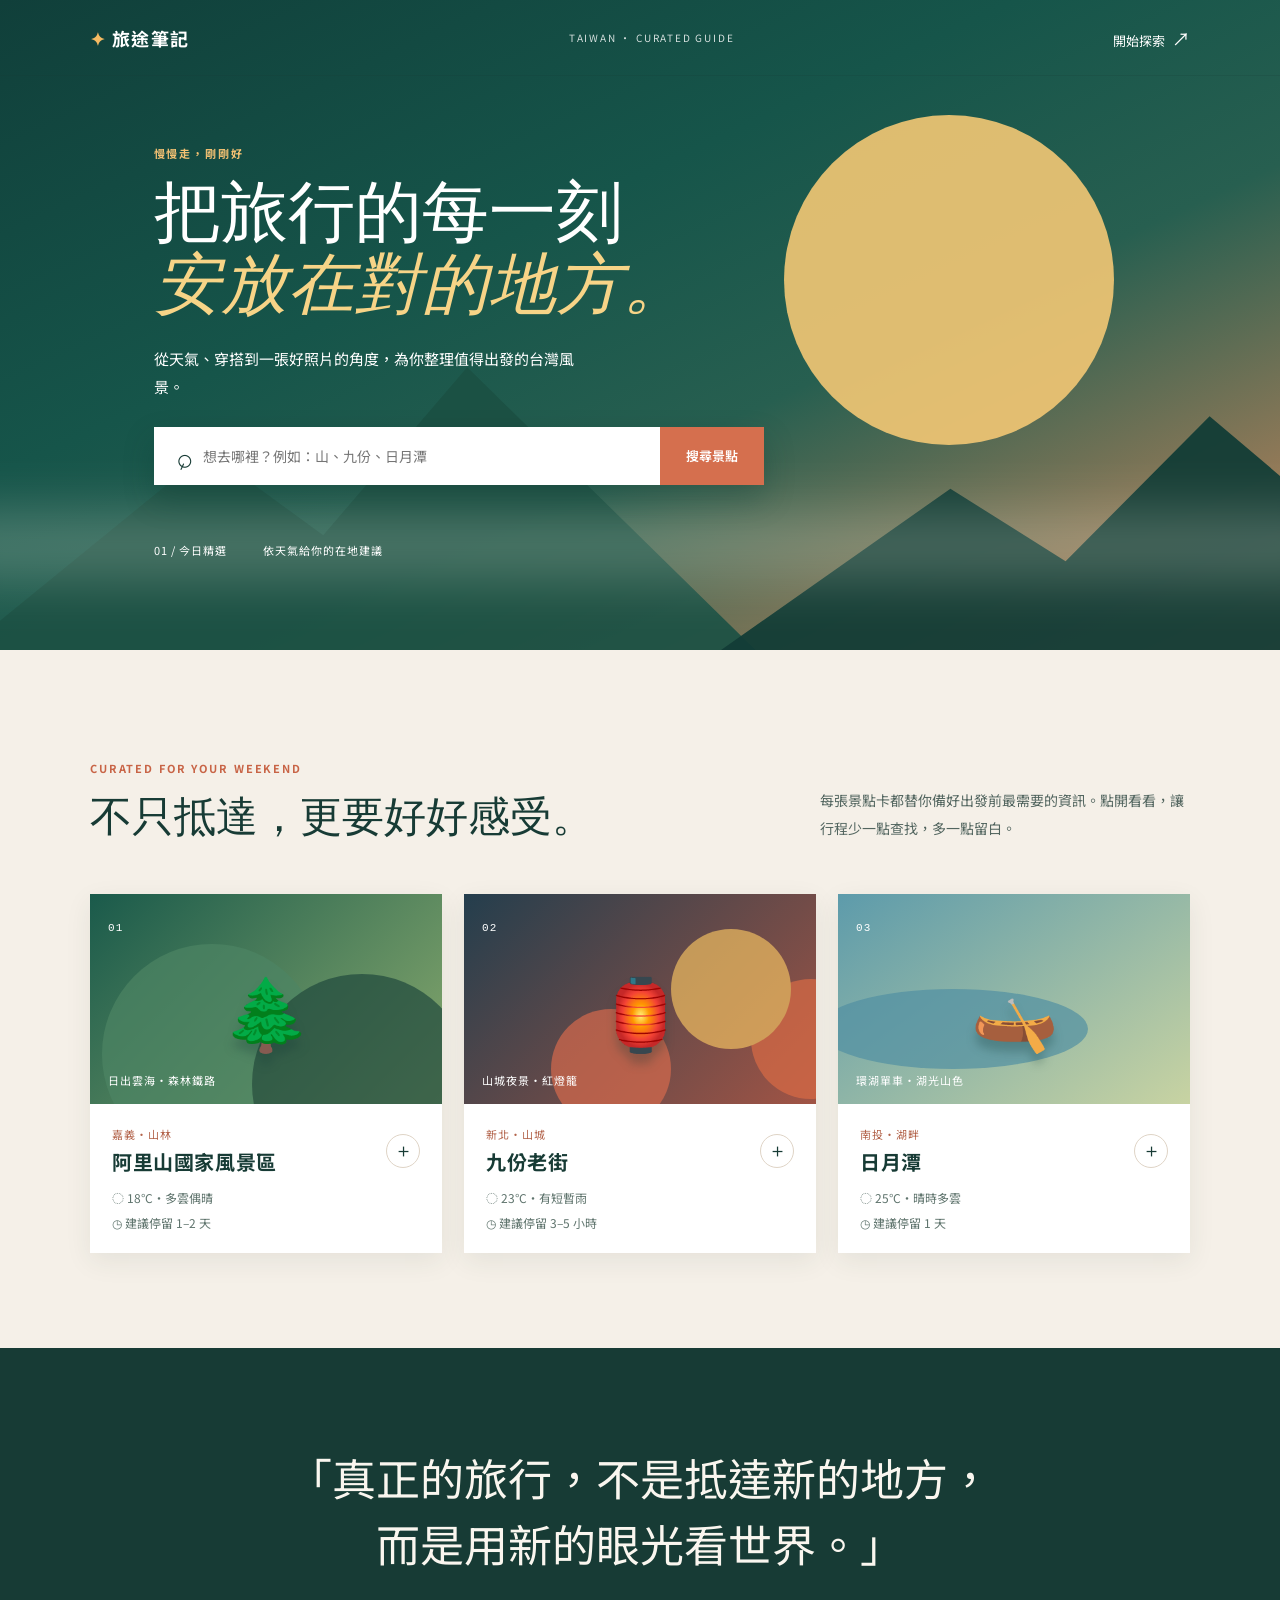
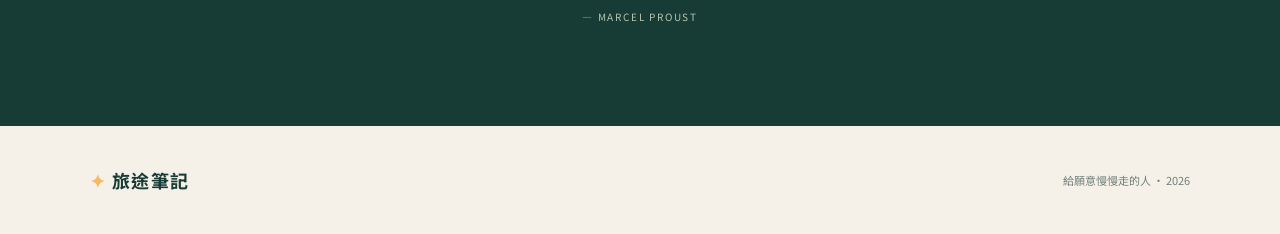
<file: index.html>
<!doctype html>
<html lang="zh-Hant">
<head>
  <meta charset="utf-8">
  <meta name="viewport" content="width=device-width, initial-scale=1">
  <meta name="theme-color" content="#123c35">
  <title>旅途筆記｜台灣景點指南</title>
  <link rel="preconnect" href="https://fonts.googleapis.com">
  <link rel="preconnect" href="https://fonts.gstatic.com" crossorigin>
  <link href="https://fonts.googleapis.com/css2?family=DM+Serif+Display:ital@0;1&family=Noto+Sans+TC:wght@400;500;600;700&display=swap" rel="stylesheet">
  <link rel="stylesheet" href="static/style.css">
</head>
<body>
  <header class="topbar">
    <a class="brand" href="index.html"><span class="brand-mark">✦</span>旅途筆記</a>
    <span class="edition">TAIWAN · CURATED GUIDE</span>
    <a class="plan-link" href="#destinations">開始探索 <span>↗</span></a>
  </header>

  <main>
    <section class="hero">
      <p class="eyebrow">慢慢走，剛剛好</p>
      <h1>把旅行的每一刻<br><em>安放在對的地方。</em></h1>
      <p class="hero-copy">從天氣、穿搭到一張好照片的角度，為你整理值得出發的台灣風景。</p>
      <form class="search" id="search-form">
        <span>⌕</span><input id="search-input" type="search" placeholder="想去哪裡？例如：山、九份、日月潭" aria-label="搜尋景點">
        <button type="submit">搜尋景點</button>
      </form>
      <div class="hero-notes"><span>01 / 今日精選</span><span>依天氣給你的在地建議</span></div>
      <div class="sun"></div><div class="mountain one"></div><div class="mountain two"></div><div class="mist"></div>
    </section>

    <section class="intro" id="destinations">
      <div><p class="eyebrow">CURATED FOR YOUR WEEKEND</p><h2>不只抵達，更要好好感受。</h2></div>
      <p>每張景點卡都替你備好出發前最需要的資訊。點開看看，讓行程少一點查找，多一點留白。</p>
    </section>
    <section class="destination-grid" id="destination-grid" aria-live="polite"></section>
    <section class="empty" id="empty-state" hidden><p id="empty-copy"></p><button id="reset-search">查看全部精選</button></section>
    <section class="quote"><p>「真正的旅行，不是抵達新的地方，<br>而是用新的眼光看世界。」</p><span>— MARCEL PROUST</span></section>
  </main>
  <footer><a class="brand" href="index.html"><span class="brand-mark">✦</span>旅途筆記</a><p>給願意慢慢走的人 · 2026</p></footer>
  <script src="static/app.js"></script>
</body>
</html>
</file>
<file: static/style.css>
:root{--ink:#173b35;--paper:#f5f0e8;--rust:#c86446;--line:#d7ccbd}*{box-sizing:border-box}html{scroll-behavior:smooth}body{margin:0;color:var(--ink);background:var(--paper);font-family:"Noto Sans TC",sans-serif}.topbar{height:76px;padding:0 7vw;display:flex;align-items:center;justify-content:space-between;border-bottom:1px solid rgba(23,59,53,.18);position:absolute;top:0;width:100%;z-index:4;color:#fff}.brand{font-weight:700;font-size:18px;letter-spacing:.08em;text-decoration:none;color:inherit}.brand-mark{color:#f5ba62;margin-right:6px}.edition{font-size:10px;letter-spacing:.18em;opacity:.82}.plan-link{color:inherit;text-decoration:none;font-size:13px}.plan-link span{font-size:18px;margin-left:4px}.hero{height:650px;overflow:hidden;position:relative;padding:145px 12vw;color:white;background:linear-gradient(155deg,#103f3a 0%,#16554a 38%,#275f50 61%,#d2895c 100%)}.hero>*:not(.sun):not(.mountain):not(.mist){position:relative;z-index:3}.eyebrow{font-size:11px;letter-spacing:.17em;font-weight:700;margin:0 0 15px;color:var(--rust)}.hero .eyebrow{color:#f5c273}.hero h1{font-family:"DM Serif Display",serif;font-size:clamp(44px,5.2vw,74px);line-height:1.08;font-weight:400;margin:0}.hero h1 em{font-weight:400;color:#f7d487}.hero-copy{max-width:420px;line-height:1.9;font-size:15px;margin:25px 0}.search{width:min(610px,100%);height:58px;background:#fff;display:flex;align-items:center;color:var(--ink);padding-left:20px;box-shadow:0 14px 30px #06352d44}.search span{font-size:28px;transform:rotate(-20deg);margin-right:10px}.search input{border:0;outline:0;flex:1;background:transparent;font:14px "Noto Sans TC";min-width:0}.search button{align-self:stretch;border:0;background:#d56f4e;color:#fff;padding:0 26px;font:600 13px "Noto Sans TC";cursor:pointer}.hero-notes{display:flex;gap:35px;margin-top:57px;font-size:11px;letter-spacing:.1em}.sun{position:absolute;width:330px;height:330px;border-radius:50%;background:#f3c875;right:13%;top:115px;opacity:.9}.mountain{position:absolute;bottom:-75px;width:75%;height:365px;clip-path:polygon(0 100%,35% 25%,47% 48%,62% 2%,100% 100%);background:#1c5144}.mountain.one{left:-10%;opacity:.92}.mountain.two{right:-23%;height:315px;background:#123d36;opacity:.95}.mist{position:absolute;bottom:74px;left:-5%;width:110%;height:60px;background:#dce4d2;filter:blur(28px);opacity:.28}.intro{max-width:1160px;margin:0 auto;padding:110px 30px 52px;display:flex;justify-content:space-between;gap:70px;align-items:end}.intro h2{font:400 clamp(31px,3.3vw,48px)/1.2 "DM Serif Display",serif;margin:0}.intro>p{width:370px;max-width:100%;font-size:14px;line-height:2;color:#52655f;margin:0}.destination-grid{max-width:1160px;margin:auto;padding:0 30px 95px;display:grid;grid-template-columns:repeat(3,1fr);gap:22px}.destination-card{background:#fff;box-shadow:0 8px 25px #283b3114;overflow:hidden}.card-cover{height:210px;position:relative;padding:18px;color:white;overflow:hidden;background:#276755}.card-cover:before,.card-cover:after{content:"";position:absolute;border-radius:50%;opacity:.7}.forest .card-cover{background:linear-gradient(135deg,#1a5a4b,#88a96d)}.forest .card-cover:before{width:220px;height:220px;background:#20493d;right:-30px;bottom:-90px;box-shadow:-150px -30px #4d8564}.lantern .card-cover{background:linear-gradient(135deg,#243e4d,#a15445)}.lantern .card-cover:before{width:120px;height:120px;background:#efbd61;right:25px;top:35px;box-shadow:80px 50px #d96b45,-120px 80px #d66a4d}.lake .card-cover{background:linear-gradient(145deg,#5d9bab,#c8d3a2)}.lake .card-cover:before{width:270px;height:80px;background:#5290a3;left:-20px;bottom:35px}.card-cover>*{position:relative;z-index:1}.card-number{font:11px monospace;letter-spacing:.1em}.scene{display:block;text-align:center;font-size:70px;filter:drop-shadow(0 10px 5px #143a3344);margin-top:22px}.card-cover p{position:absolute;bottom:5px;left:18px;font-size:11px;letter-spacing:.09em}.card-heading{padding:22px 22px 13px;display:flex;justify-content:space-between;align-items:center}.card-heading p{font-size:11px;letter-spacing:.08em;color:#b26249;margin:0 0 5px}.card-heading h3{font-size:20px;margin:0;letter-spacing:.03em}.expand{border:1px solid #dfd4c6;border-radius:50%;background:white;color:var(--ink);font-size:19px;width:34px;height:34px;line-height:25px;cursor:pointer}.quick-info{padding:0 22px 22px;display:flex;flex-direction:column;gap:8px;color:#5f746d;font-size:12px}.details{display:none;border-top:1px solid #eee5d9;padding:18px 22px 22px;animation:show .25s ease}.open .details{display:block}@keyframes show{from{opacity:0;transform:translateY(-7px)}to{opacity:1;transform:none}}.weather-panel{padding:13px;background:#f4f0e9;display:grid;grid-template-columns:.75fr 1.35fr;gap:10px}.weather-panel small{display:block;color:#8b8377;font-size:10px;margin-bottom:6px}.weather-panel strong{font-size:14px}.weather-panel p{font-size:11px;line-height:1.6;margin:0}dl{margin:16px 0 12px}dl div{margin-bottom:13px}dt{font-size:11px;font-weight:700;color:#b26249;margin-bottom:4px}dd{font-size:11px;line-height:1.65;margin:0;color:#50635d}.food{border-top:1px dashed #d9cfc1;padding-top:13px;display:flex;gap:6px;flex-wrap:wrap;align-items:center}.food span{font-size:11px;color:#b26249;margin-right:2px}.food b{font-size:10px;font-weight:500;background:#edf1e9;padding:5px 7px}.quote{background:#173b35;color:#faf6ef;text-align:center;padding:100px 20px}.quote p{font:400 clamp(28px,3.5vw,44px)/1.5 "DM Serif Display","Noto Sans TC",serif;margin:0 0 22px}.quote span{font-size:10px;letter-spacing:.18em;color:#b7c4ae}footer{padding:35px 7vw;display:flex;justify-content:space-between;align-items:center;font-size:11px;color:#70817b}footer .brand{color:var(--ink)}.empty{text-align:center;padding:20px 30px 100px}.empty a{color:var(--rust)}@media(max-width:780px){.topbar{padding:0 25px}.edition{display:none}.hero{height:610px;padding:130px 25px}.hero h1{font-size:48px}.sun{width:230px;height:230px;right:-55px;top:215px}.mountain{height:290px;width:120%}.hero-notes{margin-top:35px;gap:15px;line-height:1.6}.intro{padding:70px 25px 38px;display:block}.intro>p{margin-top:24px}.destination-grid{grid-template-columns:1fr;padding:0 25px 65px}.card-cover{height:180px}.search button{padding:0 15px}.quote{padding:72px 20px}footer{padding:28px 25px}.card-heading h3{font-size:21px}}
</file>
